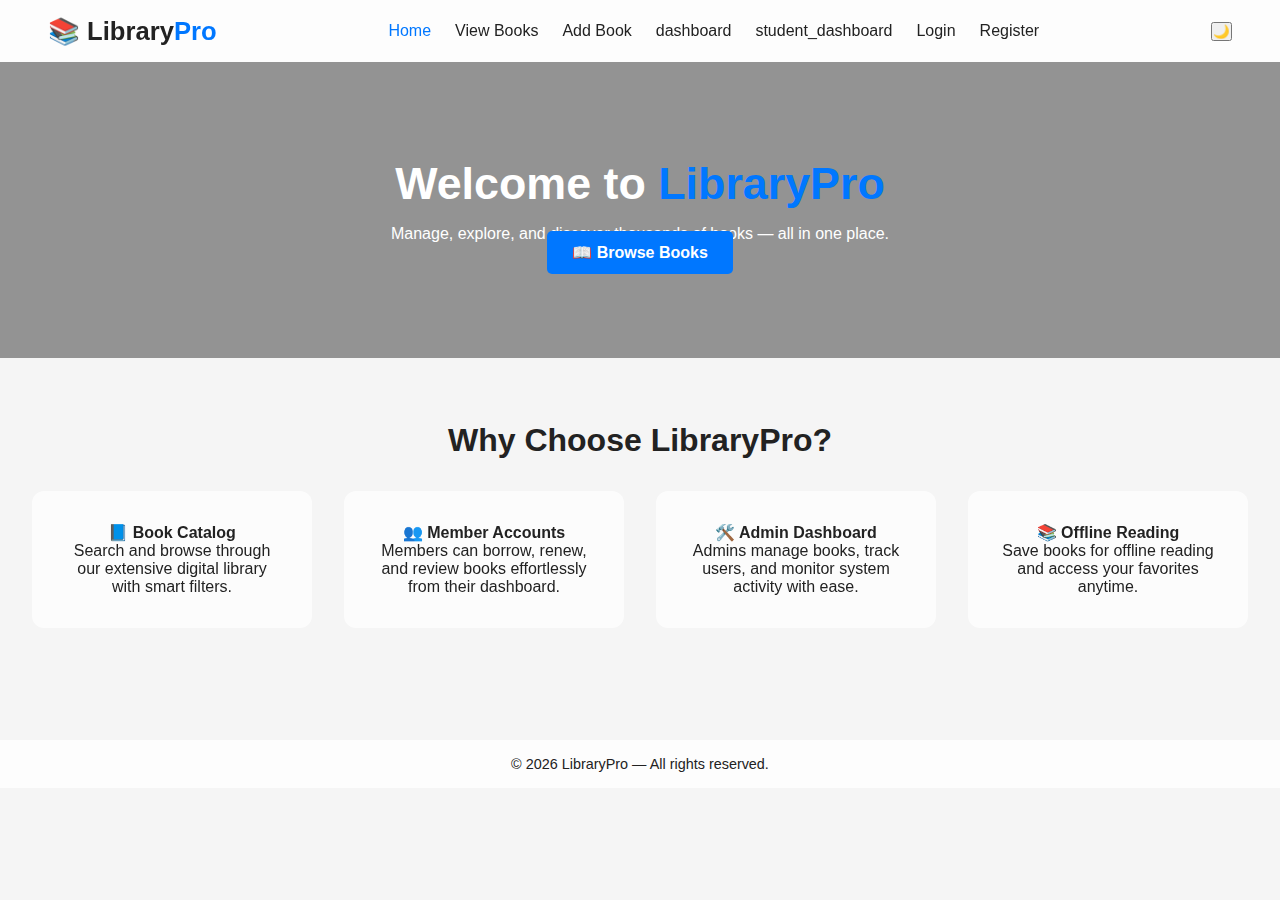
<file: index.html>
<!DOCTYPE html>
<html lang="en">
<head>
  <meta charset="UTF-8" />
  <meta name="viewport" content="width=device-width, initial-scale=1.0" />
  <title>Library Management System</title>
  <link rel="stylesheet" href="style.css" />
  <script defer src="script.js"></script>
</head>

<body>
  <!-- Header / Navbar -->
  <header class="header">
    <nav class="navbar">
      <div class="logo">
        <h1>📚 Library<span>Pro</span></h1>
      </div>
      <ul class="nav-links">
        <li><a href="index.html" class="active">Home</a></li>
        <li><a href="books.html">View Books</a></li>
        <li><a href="add_book.html">Add Book</a></li>
        <li><a href="dashboard.html">dashboard</a></li>
        <li><a href="stu-dashboard.html">student_dashboard</a></li>
        <li><a href="login.html">Login</a></li>
        <li><a href="register.html">Register</a></li>
      </ul>

      <div class="nav-actions">
        <button id="theme-toggle" aria-label="Toggle dark mode">🌙</button>
        <button class="hamburger" aria-label="Toggle menu">
          <span></span><span></span><span></span>
        </button>
      </div>
    </nav>
  </header>

  <!-- Hero Section -->
  <main>
    <section class="hero-section">
      <div class="hero-content">
        <h2>Welcome to <span>LibraryPro</span></h2>
        <p>Manage, explore, and discover thousands of books — all in one place.</p>
        <a href="books.html" class="cta-button">📖 Browse Books</a>
      </div>
    </section>

    <!-- Features Section -->
    <section class="features-section">
      <h3>Why Choose LibraryPro?</h3>
      <div class="feature-container">
        <div class="feature-card">
          <h4>📘 Book Catalog</h4>
          <p>Search and browse through our extensive digital library with smart filters.</p>
        </div>
        <div class="feature-card">
          <h4>👥 Member Accounts</h4>
          <p>Members can borrow, renew, and review books effortlessly from their dashboard.</p>
        </div>
        <div class="feature-card">
          <h4>🛠️ Admin Dashboard</h4>
          <p>Admins manage books, track users, and monitor system activity with ease.</p>
        </div>
        <div class="feature-card">
          <h4>📚 Offline Reading</h4>
          <p>Save books for offline reading and access your favorites anytime.</p>
        </div>
      </div>
    </section>
  </main>

  <!-- Footer -->
  <footer>
    <p>&copy; <span id="year"></span> LibraryPro — All rights reserved.</p>
  </footer>
</body>
</html>
</file>
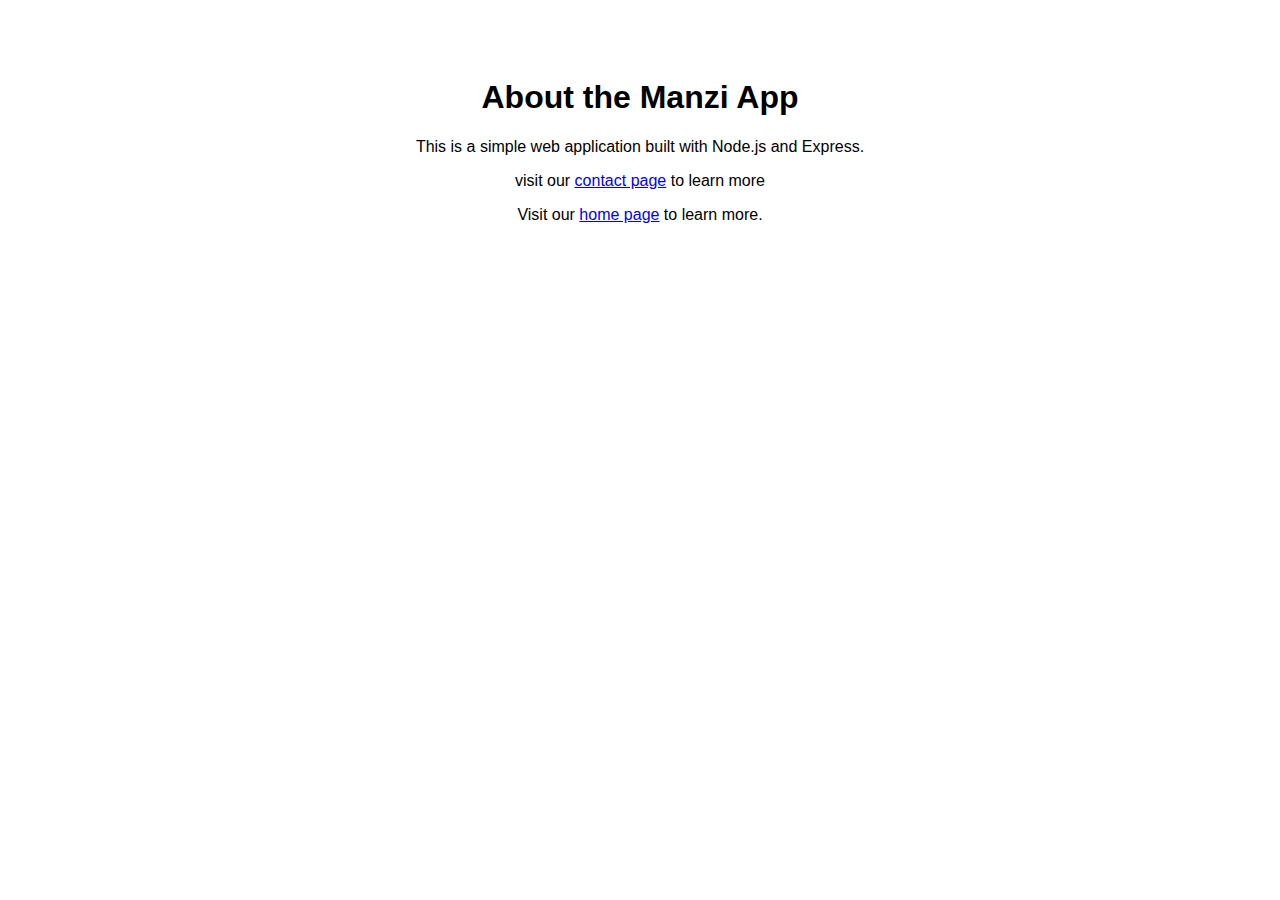
<file: about.html>
<!DOCTYPE html>
<html lang="en">
<head>
    <meta charset="UTF-8">
    <meta name="viewport" content="width=device-width, initial-scale=1.0">
    <title>About Us</title>
    <style>
        body {
            font-family: sans-serif;
            text-align: center;
            padding-top: 50px;
        }
    </style>
</head>
<body>
    <h1>About the Manzi App</h1>
    <p>This is a simple web application built with Node.js and Express.</p>
    <p>visit our <a href="/contact">contact page</a> to learn more</p>
    <p>Visit our <a href="/home">home page</a> to learn more.</p>
</body>
</html>
</file>
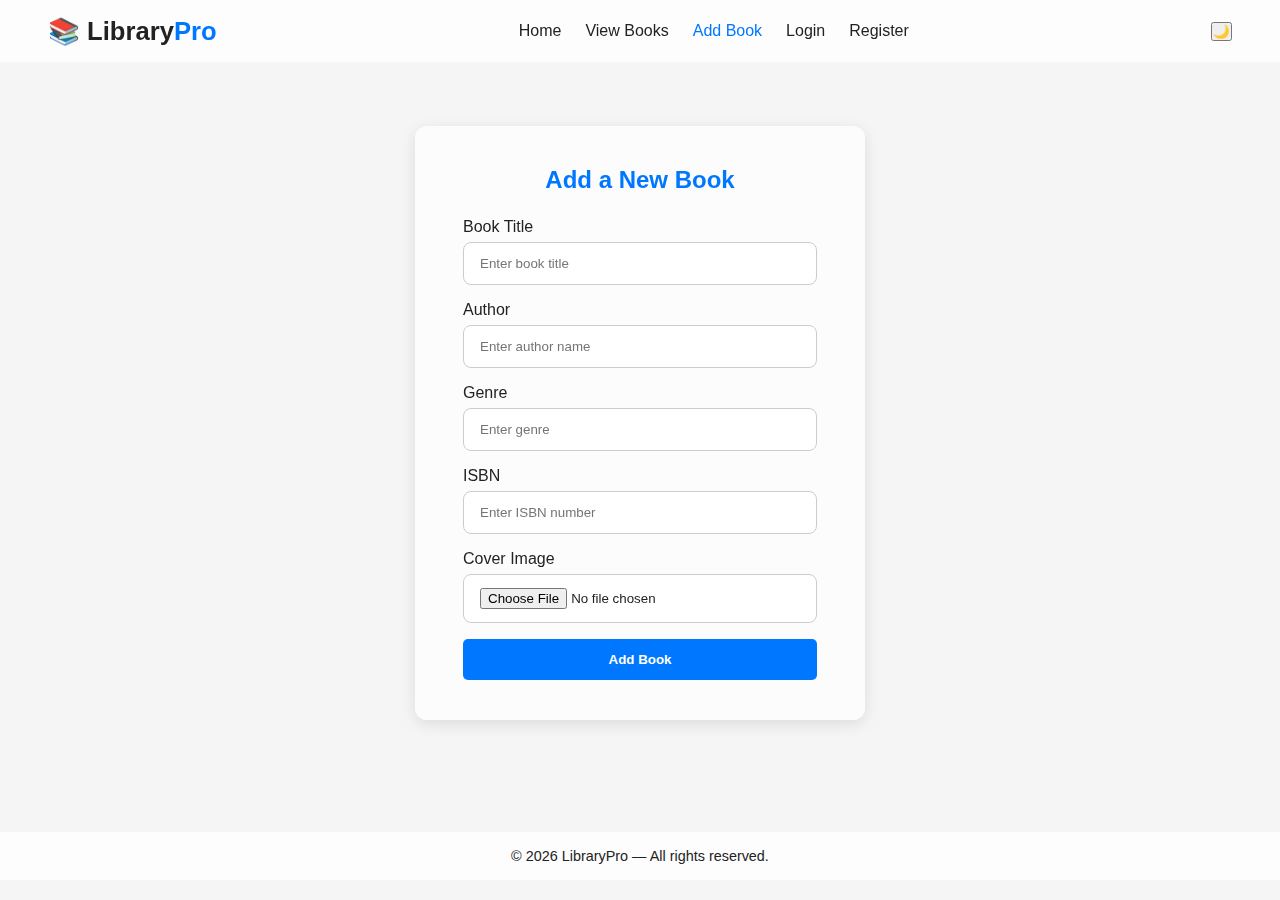
<file: add_book.html>
<!DOCTYPE html>
<html lang="en">
<head>
  <meta charset="UTF-8" />
  <meta name="viewport" content="width=device-width, initial-scale=1.0" />
  <title>Add Book | LibraryPro</title>
  <link rel="stylesheet" href="style.css" />
  <script defer src="script.js"></script>
</head>

<body>
  <header class="header">
    <nav class="navbar">
      <div class="logo">
        <h1>📚 Library<span>Pro</span></h1>
      </div>
      <ul class="nav-links">
        <li><a href="index.html">Home</a></li>
        <li><a href="books.html">View Books</a></li>
        <li><a href="add_book.html" class="active">Add Book</a></li>
        <li><a href="login.html">Login</a></li>
        <li><a href="register.html">Register</a></li>
      </ul>

      <div class="nav-actions">
        <button id="theme-toggle" aria-label="Toggle dark mode">🌙</button>
        <button class="hamburger" aria-label="Toggle menu">
          <span></span><span></span><span></span>
        </button>
      </div>
    </nav>
  </header>

  <main class="form-page">
    <section class="form-section">
      <h2>Add a New Book</h2>
      <form class="form-container">
        <div class="form-group">
          <label for="title">Book Title</label>
          <input type="text" id="title" placeholder="Enter book title" required />
        </div>
        <div class="form-group">
          <label for="author">Author</label>
          <input type="text" id="author" placeholder="Enter author name" required />
        </div>
        <div class="form-group">
          <label for="genre">Genre</label>
          <input type="text" id="genre" placeholder="Enter genre" required />
        </div>
        <div class="form-group">
          <label for="isbn">ISBN</label>
          <input type="text" id="isbn" placeholder="Enter ISBN number" required />
        </div>
        <div class="form-group">
          <label for="cover">Cover Image</label>
          <input type="file" id="cover" accept="image/*" />
        </div>
        <button type="submit" class="cta-button">Add Book</button>
      </form>
    </section>
  </main>

  <footer>
    <p>&copy; <span id="year"></span> LibraryPro — All rights reserved.</p>
  </footer>
</body>
</html>
</file>
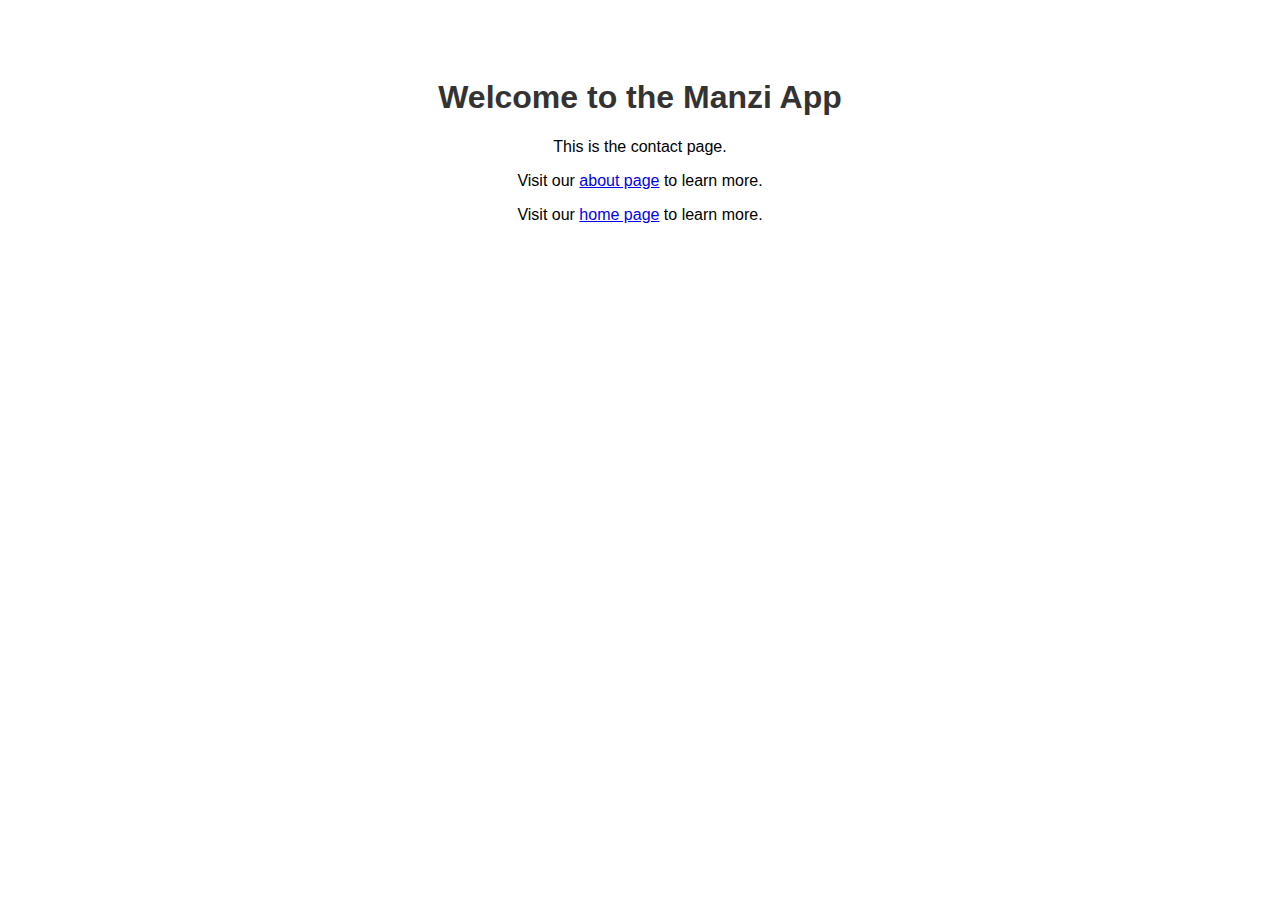
<file: contact.html>
<!DOCTYPE html>
<html lang="en">
<head>
    <meta charset="UTF-8">
    <meta name="viewport" content="width=device-width, initial-scale=1.0">
    <title>Manzi contact page</title>
    <style>
        body {
            font-family: sans-serif;
            text-align: center;
            padding-top: 50px;
        }
        h1 {
            color: #333;
        }
    </style>
</head>
<body>
    <h1>Welcome to the Manzi App</h1>
    <p>This is the contact page.</p>
    <p>Visit our <a href="/about">about page</a> to learn more.</p>
    <p>Visit our <a href="/home">home page</a> to learn more.</p>
</body>
</html>
</file>
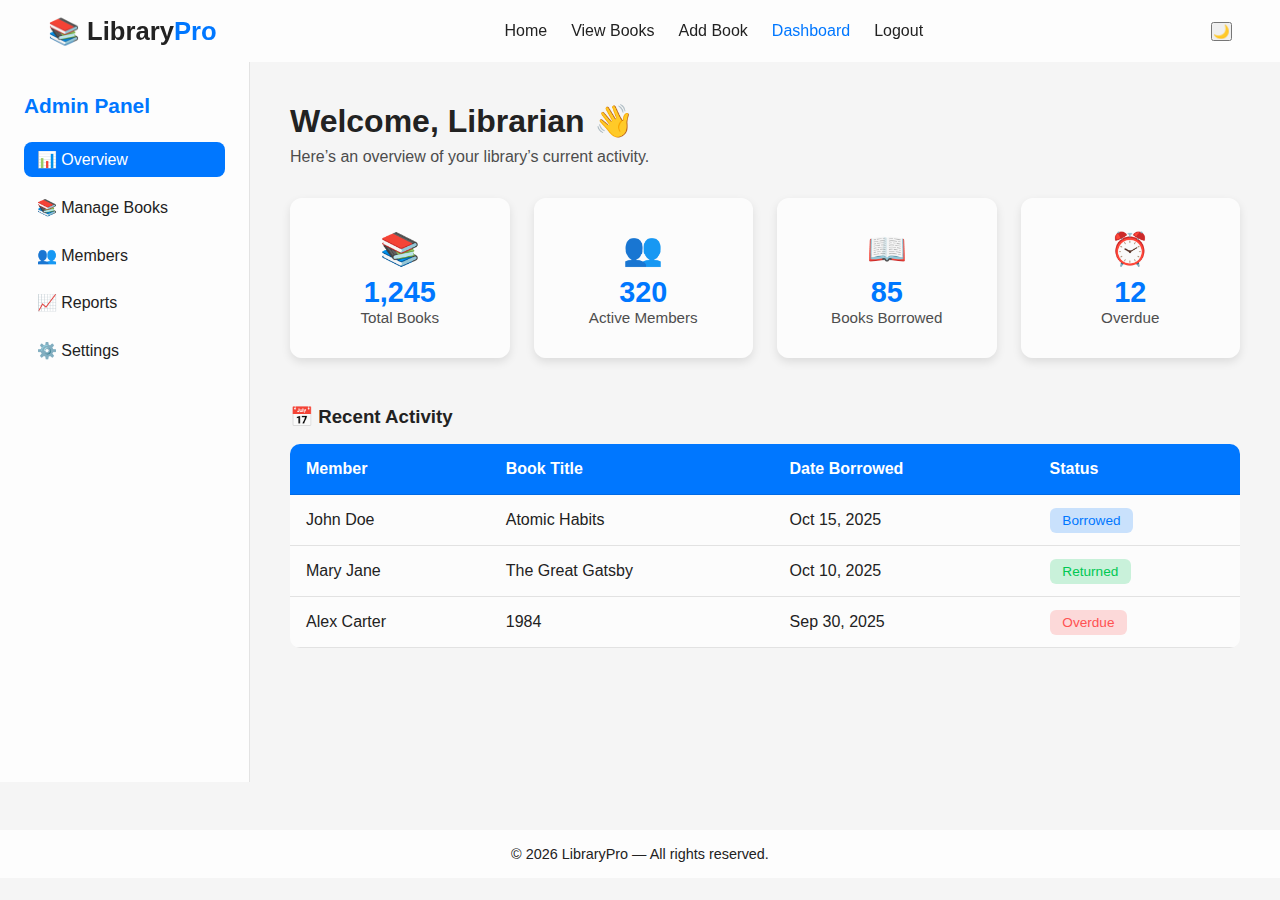
<file: dashboard.html>
<!DOCTYPE html>
<html lang="en">
<head>
  <meta charset="UTF-8" />
  <meta name="viewport" content="width=device-width, initial-scale=1.0" />
  <title>Librarian Dashboard | LibraryPro</title>
  <style>
    /* ===================================
       🔧 RESET & VARIABLES
    =================================== */
    * {
      margin: 0;
      padding: 0;
      box-sizing: border-box;
    }

    :root {
      --bg-color: #f5f5f5;
      --text-color: #222;
      --accent-color: #0077ff;
      --card-bg: rgba(255, 255, 255, 0.7);
      --nav-bg: rgba(255, 255, 255, 0.8);
    }

    body.dark-mode {
      --bg-color: #121212;
      --text-color: #eee;
      --accent-color: #00aaff;
      --card-bg: rgba(30, 30, 30, 0.6);
      --nav-bg: rgba(20, 20, 20, 0.9);
    }

    body {
      font-family: "Poppins", sans-serif;
      background: var(--bg-color);
      color: var(--text-color);
      transition: background 0.3s, color 0.3s;
    }

    /* ===================================
       🧭 NAVBAR
    =================================== */
    .navbar {
      display: flex;
      justify-content: space-between;
      align-items: center;
      padding: 1rem 3rem;
      background: var(--nav-bg);
      backdrop-filter: blur(10px);
      position: sticky;
      top: 0;
      z-index: 1000;
    }

    .logo h1 {
      font-weight: 600;
      font-size: 1.6rem;
    }

    .logo span {
      color: var(--accent-color);
    }

    .nav-links {
      display: flex;
      list-style: none;
      gap: 1.5rem;
    }

    .nav-links a {
      text-decoration: none;
      color: var(--text-color);
      font-weight: 500;
      transition: color 0.3s;
    }

    .nav-links a:hover,
    .nav-links .active {
      color: var(--accent-color);
    }

    .hamburger {
      display: none;
      flex-direction: column;
      gap: 4px;
      background: none;
      border: none;
      cursor: pointer;
    }

    .hamburger span {
      width: 25px;
      height: 3px;
      background: var(--text-color);
      border-radius: 2px;
    }

    /* ===================================
       🧭 LIBRARIAN DASHBOARD PAGE
    =================================== */
    .dashboard {
      display: flex;
      min-height: 80vh;
    }

    /* Sidebar */
    .sidebar {
      width: 250px;
      background: var(--nav-bg);
      padding: 2rem 1.5rem;
      border-right: 1px solid rgba(0, 0, 0, 0.1);
    }

    .sidebar h2 {
      font-size: 1.3rem;
      color: var(--accent-color);
      margin-bottom: 1.5rem;
    }

    .sidebar ul {
      list-style: none;
      display: flex;
      flex-direction: column;
      gap: 0.8rem;
    }

    .sidebar ul a {
      text-decoration: none;
      color: var(--text-color);
      font-weight: 500;
      display: block;
      padding: 0.5rem 0.8rem;
      border-radius: 8px;
      transition: background 0.3s, color 0.3s;
    }

    .sidebar ul a:hover,
    .sidebar ul a.active {
      background: var(--accent-color);
      color: #fff;
    }

    /* Main Content */
    .dashboard-content {
      flex: 1;
      padding: 2.5rem;
    }

    .dashboard-content h2 {
      font-size: 2rem;
      margin-bottom: 0.5rem;
    }

    .dashboard-content .subtext {
      opacity: 0.8;
      margin-bottom: 2rem;
    }

    /* Stats Grid */
    .stats-grid {
      display: grid;
      grid-template-columns: repeat(auto-fit, minmax(200px, 1fr));
      gap: 1.5rem;
      margin-bottom: 3rem;
    }

    .stat-card {
      background: var(--card-bg);
      padding: 2rem;
      border-radius: 12px;
      text-align: center;
      box-shadow: 0 4px 10px rgba(0, 0, 0, 0.1);
      transition: transform 0.3s;
    }

    .stat-card:hover {
      transform: translateY(-8px);
    }

    .stat-card h3 {
      font-size: 2rem;
      margin-bottom: 0.5rem;
    }

    .stat-card .count {
      font-size: 1.8rem;
      font-weight: 600;
      color: var(--accent-color);
    }

    .stat-card span {
      display: block;
      opacity: 0.8;
      font-size: 0.95rem;
    }

    /* Activity Table */
    .activity-section h3 {
      margin-bottom: 1rem;
    }

    .activity-table {
      width: 100%;
      border-collapse: collapse;
      background: var(--card-bg);
      border-radius: 10px;
      overflow: hidden;
    }

    .activity-table th,
    .activity-table td {
      padding: 1rem;
      text-align: left;
      border-bottom: 1px solid rgba(0, 0, 0, 0.1);
    }

    .activity-table th {
      background: var(--accent-color);
      color: #fff;
    }

    .status {
      padding: 0.3rem 0.8rem;
      border-radius: 6px;
      font-weight: 500;
      font-size: 0.85rem;
    }

    .status.borrowed {
      background: #0077ff33;
      color: var(--accent-color);
    }

    .status.returned {
      background: #00c85333;
      color: #00c853;
    }

    .status.overdue {
      background: #ff525233;
      color: #ff5252;
    }

    /* Footer */
    footer {
      background: var(--nav-bg);
      text-align: center;
      padding: 1rem;
      margin-top: 3rem;
      font-size: 0.9rem;
    }

    /* Responsive Dashboard */
    @media (max-width: 900px) {
      .dashboard {
        flex-direction: column;
      }

      .sidebar {
        width: 100%;
        border-right: none;
        border-bottom: 1px solid rgba(0, 0, 0, 0.1);
        display: flex;
        overflow-x: auto;
      }

      .sidebar ul {
        flex-direction: row;
        gap: 1rem;
      }

      .sidebar h2 {
        display: none;
      }
    }

    @media (max-width: 768px) {
      .nav-links {
        display: none;
        flex-direction: column;
        position: absolute;
        top: 70px;
        right: 0;
        background: var(--nav-bg);
        width: 200px;
        border-radius: 8px;
        padding: 1rem;
      }
      .nav-links.active {
        display: flex;
      }
      .hamburger {
        display: flex;
      }
    }
  </style>
</head>

<body>
  <!-- Navbar -->
  <header class="header">
    <nav class="navbar">
      <div class="logo">
        <h1>📚 Library<span>Pro</span></h1>
      </div>
      <ul class="nav-links">
        <li><a href="index.html">Home</a></li>
        <li><a href="books.html">View Books</a></li>
        <li><a href="add_book.html">Add Book</a></li>
        <li><a href="#" class="active">Dashboard</a></li>
        <li><a href="#">Logout</a></li>
      </ul>

      <div class="nav-actions">
        <button id="theme-toggle" aria-label="Toggle dark mode">🌙</button>
        <button class="hamburger" aria-label="Toggle menu">
          <span></span><span></span><span></span>
        </button>
      </div>
    </nav>
  </header>

  <!-- Dashboard -->
  <main class="dashboard">
    <!-- Sidebar -->
    <aside class="sidebar">
      <h2>Admin Panel</h2>
      <ul>
        <li><a href="#" class="active">📊 Overview</a></li>
        <li><a href="#">📚 Manage Books</a></li>
        <li><a href="#">👥 Members</a></li>
        <li><a href="#">📈 Reports</a></li>
        <li><a href="#">⚙️ Settings</a></li>
      </ul>
    </aside>

    <!-- Content -->
    <section class="dashboard-content">
      <h2>Welcome, Librarian 👋</h2>
      <p class="subtext">Here’s an overview of your library’s current activity.</p>

      <!-- Stats -->
      <div class="stats-grid">
        <div class="stat-card">
          <h3>📚</h3>
          <p class="count">1,245</p>
          <span>Total Books</span>
        </div>
        <div class="stat-card">
          <h3>👥</h3>
          <p class="count">320</p>
          <span>Active Members</span>
        </div>
        <div class="stat-card">
          <h3>📖</h3>
          <p class="count">85</p>
          <span>Books Borrowed</span>
        </div>
        <div class="stat-card">
          <h3>⏰</h3>
          <p class="count">12</p>
          <span>Overdue</span>
        </div>
      </div>

      <!-- Activity Table -->
      <div class="activity-section">
        <h3>📅 Recent Activity</h3>
        <table class="activity-table">
          <thead>
            <tr>
              <th>Member</th>
              <th>Book Title</th>
              <th>Date Borrowed</th>
              <th>Status</th>
            </tr>
          </thead>
          <tbody>
            <tr>
              <td>John Doe</td>
              <td>Atomic Habits</td>
              <td>Oct 15, 2025</td>
              <td><span class="status borrowed">Borrowed</span></td>
            </tr>
            <tr>
              <td>Mary Jane</td>
              <td>The Great Gatsby</td>
              <td>Oct 10, 2025</td>
              <td><span class="status returned">Returned</span></td>
            </tr>
            <tr>
              <td>Alex Carter</td>
              <td>1984</td>
              <td>Sep 30, 2025</td>
              <td><span class="status overdue">Overdue</span></td>
            </tr>
          </tbody>
        </table>
      </div>
    </section>
  </main>

  <!-- Footer -->
  <footer>
    <p>&copy; <span id="year"></span> LibraryPro — All rights reserved.</p>
  </footer>

  <script>
    // 🌙 Theme Toggle
    const themeToggle = document.getElementById("theme-toggle");
    themeToggle.addEventListener("click", () => {
      document.body.classList.toggle("dark-mode");
      themeToggle.textContent = document.body.classList.contains("dark-mode") ? "☀️" : "🌙";
    });

    // 🍔 Hamburger Menu
    const hamburger = document.querySelector(".hamburger");
    const navLinks = document.querySelector(".nav-links");
    hamburger.addEventListener("click", () => {
      navLinks.classList.toggle("active");
    });

    // 📅 Auto Year
    document.getElementById("year").textContent = new Date().getFullYear();
  </script>
</body>
</html>
</file>
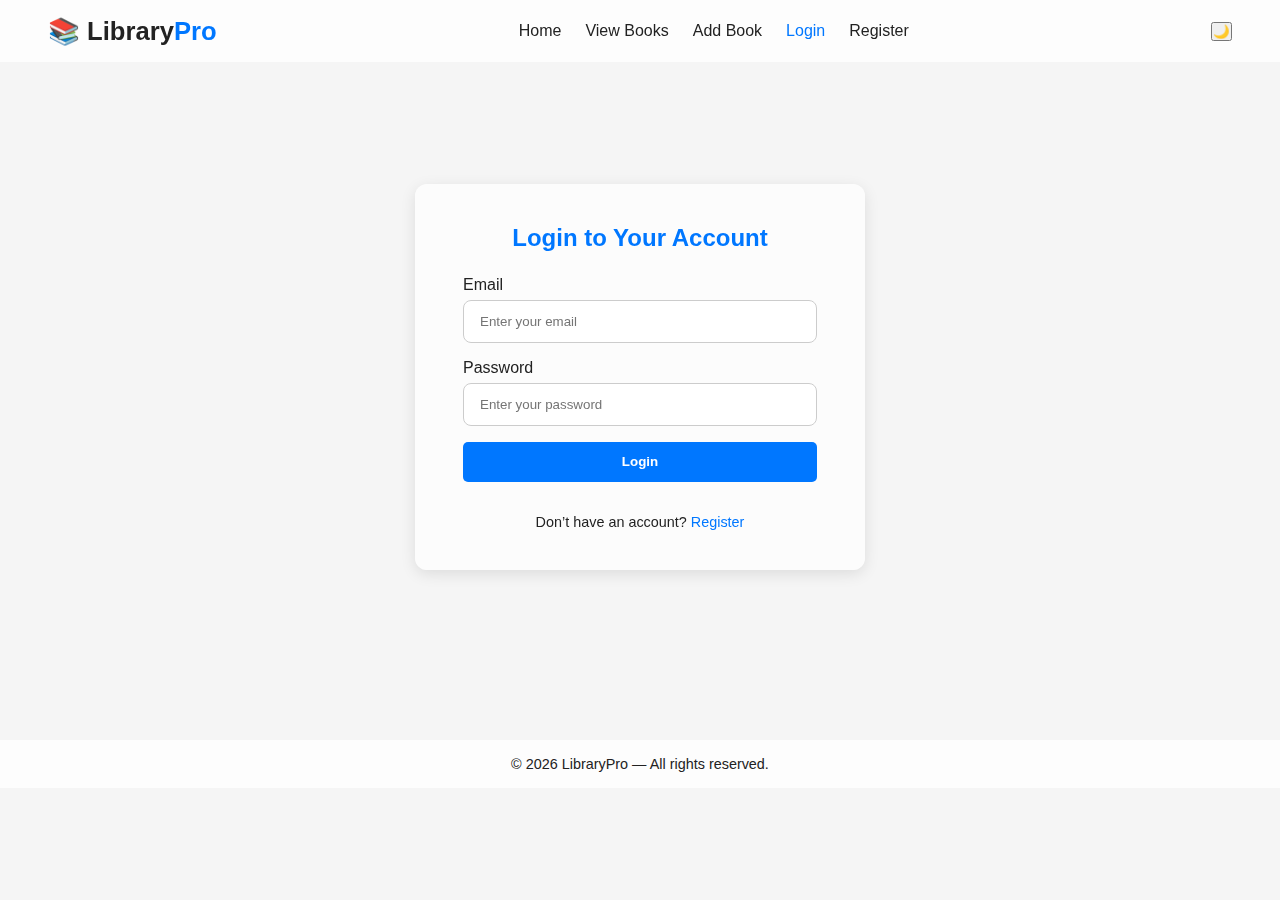
<file: login.html>
<!DOCTYPE html>
<html lang="en">
<head>
  <meta charset="UTF-8" />
  <meta name="viewport" content="width=device-width, initial-scale=1.0" />
  <title>Login | LibraryPro</title>
  <link rel="stylesheet" href="style.css" />
  <script defer src="script.js"></script>
</head>

<body>
  <header class="header">
    <nav class="navbar">
      <div class="logo">
        <h1>📚 Library<span>Pro</span></h1>
      </div>
      <ul class="nav-links">
        <li><a href="index.html">Home</a></li>
        <li><a href="books.html">View Books</a></li>
        <li><a href="add_book.html">Add Book</a></li>
        <li><a href="login.html" class="active">Login</a></li>
        <li><a href="register.html">Register</a></li>
      </ul>

      <div class="nav-actions">
        <button id="theme-toggle" aria-label="Toggle dark mode">🌙</button>
        <button class="hamburger" aria-label="Toggle menu">
          <span></span><span></span><span></span>
        </button>
      </div>
    </nav>
  </header>

  <main class="form-page">
    <section class="form-section">
      <h2>Login to Your Account</h2>
      <form class="form-container">
        <div class="form-group">
          <label for="email">Email</label>
          <input type="email" id="email" placeholder="Enter your email" required />
        </div>
        <div class="form-group">
          <label for="password">Password</label>
          <input type="password" id="password" placeholder="Enter your password" required />
        </div>
        <button type="submit" class="cta-button">Login</button>
        <p class="form-footer">Don’t have an account? <a href="register.html">Register</a></p>
      </form>
    </section>
  </main>

  <footer>
    <p>&copy; <span id="year"></span> LibraryPro — All rights reserved.</p>
  </footer>
</body>
</html>
</file>
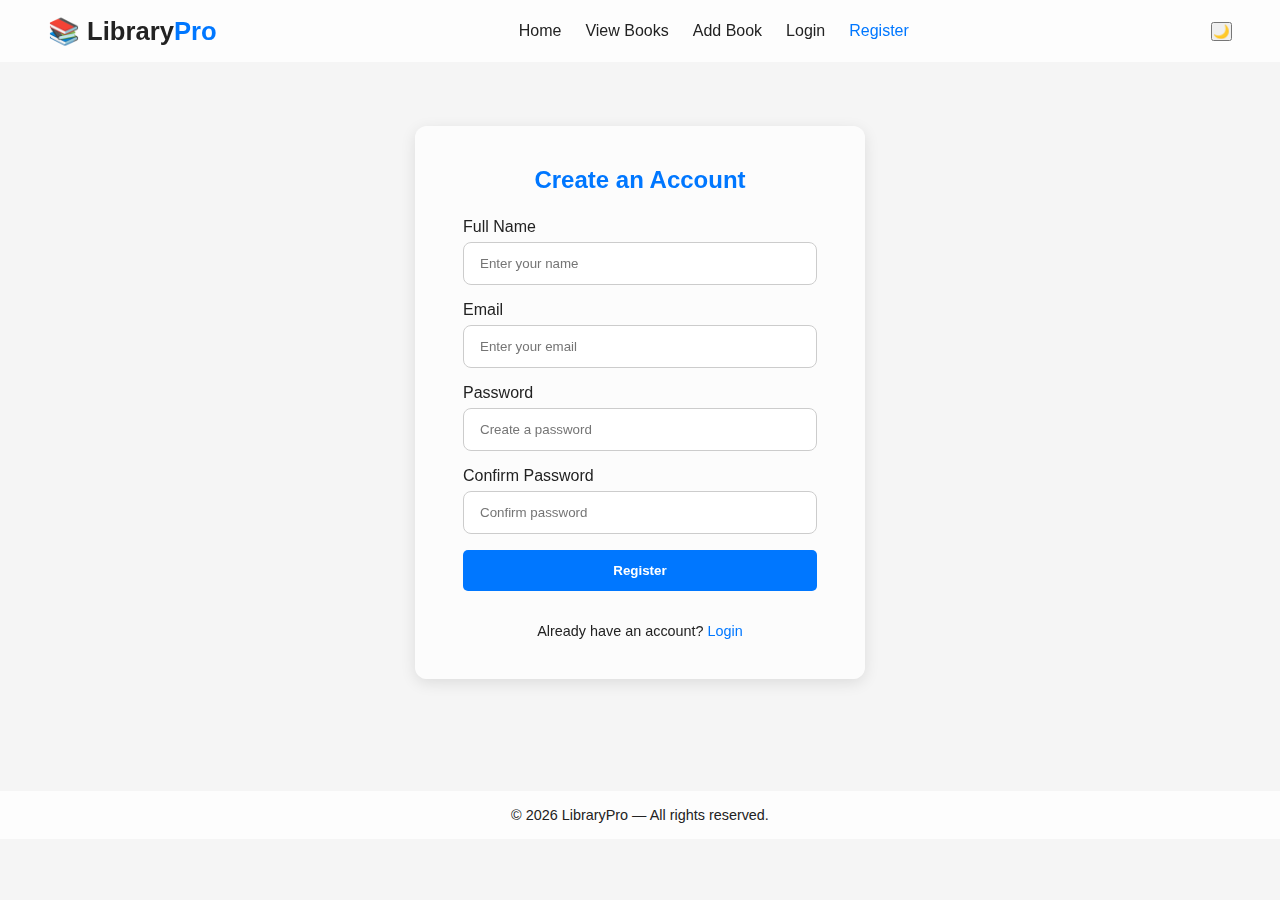
<file: register.html>
<!DOCTYPE html>
<html lang="en">
<head>
  <meta charset="UTF-8" />
  <meta name="viewport" content="width=device-width, initial-scale=1.0" />
  <title>Register | LibraryPro</title>
  <link rel="stylesheet" href="style.css" />
  <script defer src="script.js"></script>
</head>

<body>
  <header class="header">
    <nav class="navbar">
      <div class="logo">
        <h1>📚 Library<span>Pro</span></h1>
      </div>
      <ul class="nav-links">
        <li><a href="index.html">Home</a></li>
        <li><a href="books.html">View Books</a></li>
        <li><a href="add_book.html">Add Book</a></li>
        <li><a href="login.html">Login</a></li>
        <li><a href="register.html" class="active">Register</a></li>
      </ul>

      <div class="nav-actions">
        <button id="theme-toggle" aria-label="Toggle dark mode">🌙</button>
        <button class="hamburger" aria-label="Toggle menu">
          <span></span><span></span><span></span>
        </button>
      </div>
    </nav>
  </header>

  <main class="form-page">
    <section class="form-section">
      <h2>Create an Account</h2>
      <form class="form-container">
        <div class="form-group">
          <label for="name">Full Name</label>
          <input type="text" id="name" placeholder="Enter your name" required />
        </div>
        <div class="form-group">
          <label for="email">Email</label>
          <input type="email" id="email" placeholder="Enter your email" required />
        </div>
        <div class="form-group">
          <label for="password">Password</label>
          <input type="password" id="password" placeholder="Create a password" required />
        </div>
        <div class="form-group">
          <label for="confirm">Confirm Password</label>
          <input type="password" id="confirm" placeholder="Confirm password" required />
        </div>
        <button type="submit" class="cta-button">Register</button>
        <p class="form-footer">Already have an account? <a href="login.html">Login</a></p>
      </form>
    </section>
  </main>

  <footer>
    <p>&copy; <span id="year"></span> LibraryPro — All rights reserved.</p>
  </footer>
</body>
</html>
</file>
<file: style.css>
/* ===================================
   🔧 RESET & VARIABLES
=================================== */
* {
    margin: 0;
    padding: 0;
    box-sizing: border-box;
    
  }
  
  /* Variables */
  :root {
    --bg-color: #f5f5f5;
    --text-color: #222;
    --accent-color: #0077ff;
    --card-bg: rgba(255, 255, 255, 0.7);
    --nav-bg: rgba(255, 255, 255, 0.8);
  }
  
  body.dark-mode {
    --bg-color: #121212;
    --text-color: #eee;
    --accent-color: #00aaff;
    --card-bg: rgba(30, 30, 30, 0.6);
    --nav-bg: rgba(20, 20, 20, 0.9);
  }
  
  body {
    font-family: "Poppins", sans-serif;
    background: var(--bg-color);
    color: var(--text-color);
    transition: background 0.3s, color 0.3s;
  }
  
  /* ===================================
     🧭 NAVBAR
  =================================== */
  .navbar {
    display: flex;
    justify-content: space-between;
    align-items: center;
    padding: 1rem 3rem;
    background: var(--nav-bg);
    backdrop-filter: blur(10px);
    position: sticky;
    top: 0;
    z-index: 1000;
  }
  
  .logo h1 {
    font-weight: 600;
    font-size: 1.6rem;
  }
  
  .logo span {
    color: var(--accent-color);
  }
  
  .nav-links {
    display: flex;
    list-style: none;
    gap: 1.5rem;
  }
  
  .nav-links a {
    text-decoration: none;
    color: var(--text-color);
    font-weight: 500;
    transition: color 0.3s;
  }
  
  .nav-links a:hover,
  .nav-links .active {
    color: var(--accent-color);
  }
  
  /* Hamburger */
  .hamburger {
    display: none;
    flex-direction: column;
    gap: 4px;
    background: none;
    border: none;
    cursor: pointer;
  }
  .hamburger span {
    width: 25px;
    height: 3px;
    background: var(--text-color);
    border-radius: 2px;
  }
  
  /* ===================================
     🏠 HERO SECTION
  =================================== */
  .hero-section {
    background: linear-gradient(rgba(0, 0, 0, 0.4), rgba(0, 0, 0, 0.4)),
      url('images/image.jpg') center/cover no-repeat;
    color: #fff;
    text-align: center;
    padding: 6rem 2rem;
  }
  
  .hero-content h2 {
    font-size: 2.8rem;
    margin-bottom: 1rem;
  }
  .hero-content h2 span {
    color: var(--accent-color);
  }
  
  .cta-button {
    background: var(--accent-color);
    color: #fff;
    padding: 0.8rem 1.6rem;
    border-radius: 5px;
    text-decoration: none;
    font-weight: 600;
    transition: background 0.3s;
    border: none;
    cursor: pointer;
  }
  .cta-button:hover {
    background: #005fcc;
  }
  
  /* ===================================
     ⭐ FEATURES SECTION
  =================================== */
  .features-section {
    padding: 4rem 2rem;
    text-align: center;
  }
  .features-section h3 {
    font-size: 2rem;
    margin-bottom: 2rem;
  }
  .feature-container {
    display: grid;
    grid-template-columns: repeat(auto-fit, minmax(250px, 1fr));
    gap: 2rem;
  }
  .feature-card {
    background: var(--card-bg);
    padding: 2rem;
    border-radius: 12px;
    backdrop-filter: blur(10px);
    transition: transform 0.3s, background 0.3s;
  }
  .feature-card:hover {
    transform: translateY(-10px);
    background: var(--accent-color);
    color: #fff;
  }
  
  /* ===================================
     📚 BOOKS PAGE
  =================================== */
  .books-page {
    padding: 2rem;
  }
  
  .search-section {
    text-align: center;
    margin-bottom: 2rem;
  }
  
  .search-section h2 {
    margin-bottom: 1rem;
    font-size: 2rem;
  }
  
  .filters {
    display: flex;
    justify-content: center;
    gap: 1rem;
    flex-wrap: wrap;
  }
  
  .filters input,
  .filters select {
    padding: 0.8rem 1rem;
    font-size: 1rem;
    border: 1px solid #ccc;
    border-radius: 8px;
    outline: none;
    width: 250px;
    max-width: 100%;
    transition: border 0.3s;
  }
  
  .filters input:focus,
  .filters select:focus {
    border-color: var(--accent-color);
  }
  
  .books-container {
    display: grid;
    grid-template-columns: repeat(auto-fit, minmax(220px, 1fr));
    gap: 1.5rem;
    margin-top: 2rem;
  }
  
  .book-card {
    background: var(--card-bg);
    padding: 1.5rem;
    border-radius: 10px;
    box-shadow: 0 4px 12px rgba(0, 0, 0, 0.1);
    text-align: center;
    transition: transform 0.3s, background 0.3s;
  }
  
  .book-card:hover {
    transform: translateY(-6px);
    background: var(--accent-color);
    color: #fff;
  }
  
  .book-card img {
    width: 100%;
    height: 180px;
    object-fit: cover;
    border-radius: 6px;
    margin-bottom: 1rem;
  }
  
  .book-card h4 {
    font-size: 1.1rem;
    margin-bottom: 0.3rem;
  }
  
  .book-card p {
    font-size: 0.9rem;
    opacity: 0.9;
  }
  
  /* ===================================
     📄 FORM PAGES (Add Book, Login, Register)
  =================================== */
  .form-page {
    padding: 4rem 2rem;
    display: flex;
    justify-content: center;
    align-items: center;
    min-height: 70vh;
  }
  
  .form-section {
    background: var(--card-bg);
    padding: 2.5rem 3rem;
    border-radius: 12px;
    box-shadow: 0 4px 15px rgba(0, 0, 0, 0.1);
    max-width: 450px;
    width: 100%;
    text-align: center;
    backdrop-filter: blur(10px);
  }
  
  .form-section h2 {
    margin-bottom: 1.5rem;
    color: var(--accent-color);
  }
  
  .form-container {
    display: flex;
    flex-direction: column;
    gap: 1rem;
  }
  
  .form-group {
    text-align: left;
  }
  
  .form-group label {
    font-weight: 500;
    display: block;
    margin-bottom: 0.4rem;
  }
  
  .form-group input,
  .form-group select,
  .form-group textarea {
    width: 100%;
    padding: 0.8rem 1rem;
    border-radius: 8px;
    border: 1px solid #ccc;
    outline: none;
    transition: border 0.3s;
    background: #fff;
  }
  
  body.dark-mode .form-group input,
  body.dark-mode .form-group select,
  body.dark-mode .form-group textarea {
    background: #1e1e1e;
    color: #eee;
  }
  
  .form-group input:focus {
    border-color: var(--accent-color);
  }
  
  .form-footer {
    margin-top: 1rem;
    font-size: 0.9rem;
  }
  
  .form-footer a {
    color: var(--accent-color);
    text-decoration: none;
  }
  
  .form-footer a:hover {
    text-decoration: underline;
  }
  
  /* ===================================
     ⚙️ FOOTER
  =================================== */
  footer {
    background: var(--nav-bg);
    text-align: center;
    padding: 1rem;
    margin-top: 3rem;
    font-size: 0.9rem;
  }
  
  /* ===================================
     📱 RESPONSIVE DESIGN
  =================================== */
  @media (max-width: 768px) {
    .nav-links {
      display: none;
      flex-direction: column;
      position: absolute;
      top: 70px;
      right: 0;
      background: var(--nav-bg);
      width: 200px;
      border-radius: 8px;
      padding: 1rem;
    }
    .nav-links.active {
      display: flex;
    }
    .hamburger {
      display: flex;
    }
  
    .form-section {
      padding: 2rem;
    }
  }
</file>
